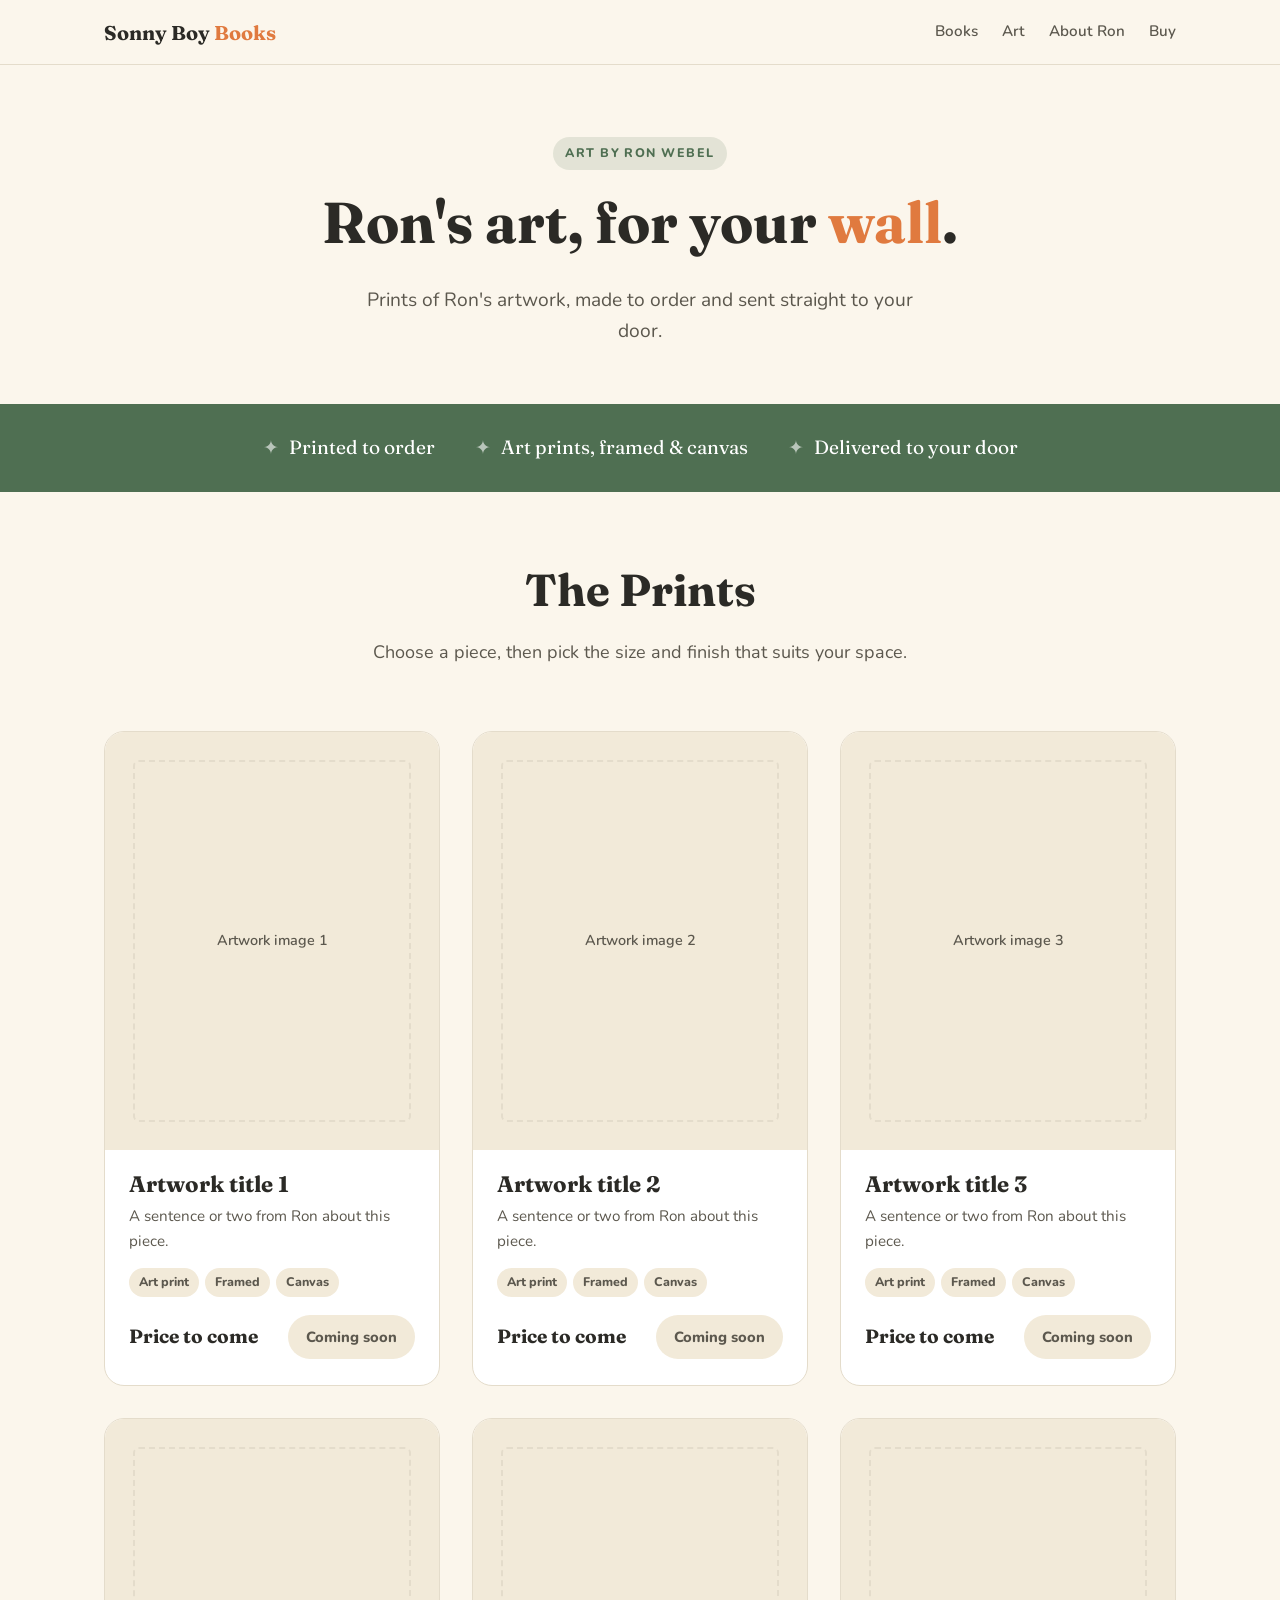
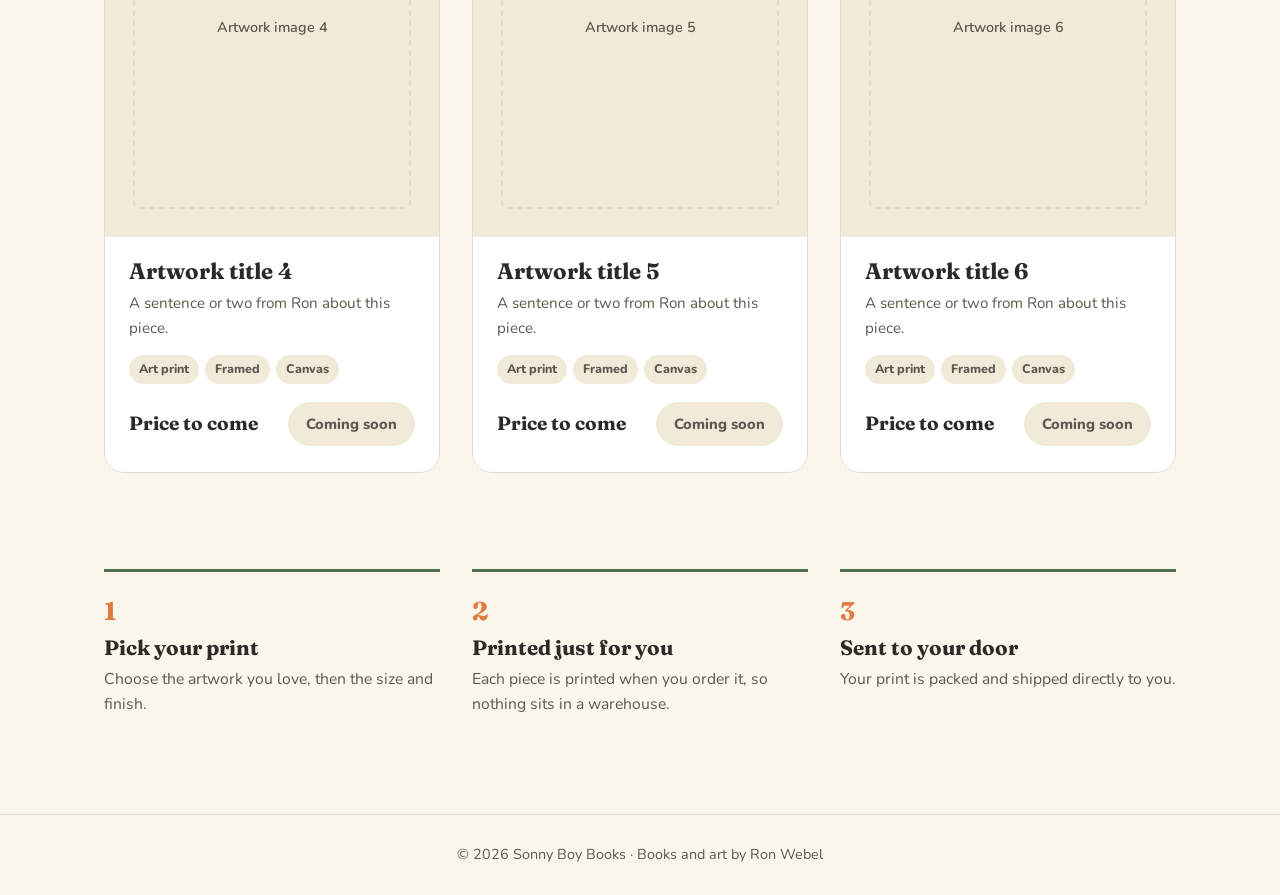
<file: art.html>
<!doctype html>
<html lang="en">
<head>
<meta charset="utf-8">
<meta name="viewport" content="width=device-width, initial-scale=1">
<title>Art by Ron Webel – Sonny Boy Books</title>
<meta name="description" content="Art prints by Ron Webel, author and illustrator at Sonny Boy Books. Printed to order.">
<link rel="preconnect" href="https://fonts.googleapis.com">
<link rel="preconnect" href="https://fonts.gstatic.com" crossorigin>
<link href="https://fonts.googleapis.com/css2?family=Fraunces:opsz,wght@9..144,500;9..144,700&family=Nunito:wght@400;600;800&display=swap" rel="stylesheet">
<link rel="stylesheet" href="styles.css">
</head>
<body>

<nav>
  <div class="wrap">
    <a class="brand" href="index.html">Sonny Boy <span>Books</span></a>
    <ul>
      <li><a href="index.html#books">Books</a></li>
      <li><a href="art.html" aria-current="page">Art</a></li>
      <li><a href="index.html#about">About<span class="nav-extra"> Ron</span></a></li>
      <li><a href="index.html#buy">Buy</a></li>
    </ul>
  </div>
</nav>

<header class="page-head">
  <div class="wrap">
    <span class="eyebrow">Art by Ron Webel</span>
    <h1>Ron's art, for your <em>wall</em>.</h1>
    <p>Prints of Ron's artwork, made to order and sent straight to your door.</p>
  </div>
</header>

<div class="themes">
  <div class="wrap">
    <ul>
      <li>Printed to order</li>
      <li>Art prints, framed &amp; canvas</li>
      <li>Delivered to your door</li>
    </ul>
  </div>
</div>

<section class="gallery" id="prints">
  <div class="wrap">
    <div class="section-head">
      <h2>The Prints</h2>
      <p>Choose a piece, then pick the size and finish that suits your space.</p>
    </div>

    <!--
      Shopify note: this grid maps to a collection of print-on-demand products.
      On conversion, the cards below become one loop over the "Art" collection,
      the format chips come from product options, the price from the product,
      and the button becomes add-to-cart / a link to the product page.
    -->
    <div class="prints">
      <!-- PLACEHOLDER: replace with a real artwork. Each card becomes one Shopify product. -->
      <article class="print">
        <div class="print-media">
          <div class="print-placeholder">Artwork image 1</div>
        </div>
        <div class="print-body">
          <h3>Artwork title 1</h3>
          <p>A sentence or two from Ron about this piece.</p>
          <ul class="formats">
            <li>Art print</li>
            <li>Framed</li>
            <li>Canvas</li>
          </ul>
          <div class="print-foot">
            <span class="price">Price to come</span>
            <a class="btn btn-primary btn-small" aria-disabled="true">Coming soon</a>
          </div>
        </div>
      </article>
      <!-- PLACEHOLDER: replace with a real artwork. Each card becomes one Shopify product. -->
      <article class="print">
        <div class="print-media">
          <div class="print-placeholder">Artwork image 2</div>
        </div>
        <div class="print-body">
          <h3>Artwork title 2</h3>
          <p>A sentence or two from Ron about this piece.</p>
          <ul class="formats">
            <li>Art print</li>
            <li>Framed</li>
            <li>Canvas</li>
          </ul>
          <div class="print-foot">
            <span class="price">Price to come</span>
            <a class="btn btn-primary btn-small" aria-disabled="true">Coming soon</a>
          </div>
        </div>
      </article>
      <!-- PLACEHOLDER: replace with a real artwork. Each card becomes one Shopify product. -->
      <article class="print">
        <div class="print-media">
          <div class="print-placeholder">Artwork image 3</div>
        </div>
        <div class="print-body">
          <h3>Artwork title 3</h3>
          <p>A sentence or two from Ron about this piece.</p>
          <ul class="formats">
            <li>Art print</li>
            <li>Framed</li>
            <li>Canvas</li>
          </ul>
          <div class="print-foot">
            <span class="price">Price to come</span>
            <a class="btn btn-primary btn-small" aria-disabled="true">Coming soon</a>
          </div>
        </div>
      </article>
      <!-- PLACEHOLDER: replace with a real artwork. Each card becomes one Shopify product. -->
      <article class="print">
        <div class="print-media">
          <div class="print-placeholder">Artwork image 4</div>
        </div>
        <div class="print-body">
          <h3>Artwork title 4</h3>
          <p>A sentence or two from Ron about this piece.</p>
          <ul class="formats">
            <li>Art print</li>
            <li>Framed</li>
            <li>Canvas</li>
          </ul>
          <div class="print-foot">
            <span class="price">Price to come</span>
            <a class="btn btn-primary btn-small" aria-disabled="true">Coming soon</a>
          </div>
        </div>
      </article>
      <!-- PLACEHOLDER: replace with a real artwork. Each card becomes one Shopify product. -->
      <article class="print">
        <div class="print-media">
          <div class="print-placeholder">Artwork image 5</div>
        </div>
        <div class="print-body">
          <h3>Artwork title 5</h3>
          <p>A sentence or two from Ron about this piece.</p>
          <ul class="formats">
            <li>Art print</li>
            <li>Framed</li>
            <li>Canvas</li>
          </ul>
          <div class="print-foot">
            <span class="price">Price to come</span>
            <a class="btn btn-primary btn-small" aria-disabled="true">Coming soon</a>
          </div>
        </div>
      </article>
      <!-- PLACEHOLDER: replace with a real artwork. Each card becomes one Shopify product. -->
      <article class="print">
        <div class="print-media">
          <div class="print-placeholder">Artwork image 6</div>
        </div>
        <div class="print-body">
          <h3>Artwork title 6</h3>
          <p>A sentence or two from Ron about this piece.</p>
          <ul class="formats">
            <li>Art print</li>
            <li>Framed</li>
            <li>Canvas</li>
          </ul>
          <div class="print-foot">
            <span class="price">Price to come</span>
            <a class="btn btn-primary btn-small" aria-disabled="true">Coming soon</a>
          </div>
        </div>
      </article>
    </div>
  </div>
</section>

<section class="how">
  <div class="wrap">
    <ol class="steps">
      <li>
        <h3>Pick your print</h3>
        <p>Choose the artwork you love, then the size and finish.</p>
      </li>
      <li>
        <h3>Printed just for you</h3>
        <p>Each piece is printed when you order it, so nothing sits in a warehouse.</p>
      </li>
      <li>
        <h3>Sent to your door</h3>
        <p>Your print is packed and shipped directly to you.</p>
      </li>
    </ol>
  </div>
</section>

<footer>
  <div class="wrap">© <span id="yr">2026</span> Sonny Boy Books · Books and art by Ron Webel</div>
</footer>

<script>document.getElementById('yr').textContent = new Date().getFullYear();</script>
</body>
</html>
</file>
<file: styles.css>
:root {
  --bg: #fbf6ec;
  --bg-alt: #f2ead9;
  --surface: #ffffff;
  --ink: #2b2a26;
  --ink-soft: #5c584e;
  --gum: #4f6f52;
  --gum-deep: #3a5340;
  --sun: #e07a3f;
  --sun-deep: #c4622a;
  --sky: #8fb8c9;
  --line: #e4dccb;
  --shadow: 0 18px 40px -18px rgba(60, 45, 20, .35);
}
@media (prefers-color-scheme: dark) {
  :root:not([data-theme="light"]) {
    --bg: #1c1d1a; --bg-alt: #232520; --surface: #2a2c27;
    --ink: #f1ece1; --ink-soft: #bdb7a8;
    --gum: #9cc0a0; --gum-deep: #b7d4ba;
    --sun: #f0995f; --sun-deep: #f6b183; --sky: #8fb8c9;
    --line: #3a3c35; --shadow: 0 18px 40px -18px rgba(0,0,0,.7);
  }
}
:root[data-theme="dark"] {
  --bg: #1c1d1a; --bg-alt: #232520; --surface: #2a2c27;
  --ink: #f1ece1; --ink-soft: #bdb7a8;
  --gum: #9cc0a0; --gum-deep: #b7d4ba;
  --sun: #f0995f; --sun-deep: #f6b183; --sky: #8fb8c9;
  --line: #3a3c35; --shadow: 0 18px 40px -18px rgba(0,0,0,.7);
}

* { box-sizing: border-box; }
html { scroll-behavior: smooth; }
body {
  margin: 0; background: var(--bg); color: var(--ink);
  font-family: "Nunito", system-ui, sans-serif; font-size: 18px; line-height: 1.65;
}
img { max-width: 100%; display: block; }
a { color: inherit; }
h1, h2, h3 { font-family: "Fraunces", Georgia, serif; line-height: 1.15; margin: 0 0 .5em; }
.wrap { max-width: 1120px; margin: 0 auto; padding: 0 24px; }

/* Nav */
nav { position: sticky; top: 0; z-index: 10; background: color-mix(in srgb, var(--bg) 88%, transparent);
      backdrop-filter: blur(8px); border-bottom: 1px solid var(--line); }
nav .wrap { display: flex; align-items: center; justify-content: space-between; height: 64px; gap: 16px; }
.brand { font-family: "Fraunces", serif; font-weight: 700; font-size: 1.25rem; text-decoration: none; }
.brand span { color: var(--sun); }
nav ul { list-style: none; display: flex; gap: 24px; margin: 0; padding: 0; font-weight: 600; font-size: .95rem; }
nav ul a { text-decoration: none; color: var(--ink-soft); }
nav ul a:hover { color: var(--gum); }

/* Hero */
.hero { padding: 72px 0 88px; overflow: hidden; }
.hero .wrap { display: grid; grid-template-columns: 1.05fr 1fr; gap: 48px; align-items: center; }
.eyebrow { display: inline-block; font-weight: 800; letter-spacing: .12em; text-transform: uppercase;
           font-size: .78rem; color: var(--gum); background: color-mix(in srgb, var(--gum) 14%, transparent);
           padding: 6px 12px; border-radius: 999px; margin-bottom: 20px; }
.hero h1 { font-size: clamp(2.4rem, 5vw, 3.8rem); }
.hero h1 em { font-style: normal; color: var(--sun); }
.hero p.lead { font-size: 1.2rem; color: var(--ink-soft); max-width: 34ch; }
.btns { display: flex; flex-wrap: wrap; gap: 12px; margin-top: 28px; }
.btn { display: inline-flex; align-items: center; gap: 8px; padding: 14px 24px; border-radius: 999px;
       font-weight: 800; text-decoration: none; transition: transform .15s, background .15s; }
.btn:hover { transform: translateY(-2px); }
.btn-primary { background: var(--sun); color: #fff; }
.btn-primary:hover { background: var(--sun-deep); }
.btn-ghost { border: 2px solid var(--line); color: var(--ink); }
.btn-ghost:hover { border-color: var(--gum); }

.stack { position: relative; height: 440px; }
.stack img { position: absolute; width: 46%; border-radius: 6px; box-shadow: var(--shadow); transition: transform .3s; }
.stack img:nth-child(1) { left: 2%;  top: 60px; transform: rotate(-8deg); }
.stack img:nth-child(2) { left: 50%; top: 70px; transform: rotate(7deg); }
.stack img:nth-child(3) { left: 27%; top: 0;    transform: rotate(-1deg); z-index: 2; }
.stack:hover img:nth-child(1) { transform: rotate(-11deg) translateX(-10px); }
.stack:hover img:nth-child(2) { transform: rotate(10deg) translateX(10px); }
.stack:hover img:nth-child(3) { transform: rotate(0) translateY(-8px); }

/* Themes strip */
.themes { background: var(--gum); color: #fff; padding: 28px 0; }
:root[data-theme="dark"] .themes { color: #1c1d1a; }
@media (prefers-color-scheme: dark) { :root:not([data-theme="light"]) .themes { color: #1c1d1a; } }
.themes ul { list-style: none; margin: 0; padding: 0; display: flex; flex-wrap: wrap; justify-content: center; gap: 12px 40px;
             font-family: "Fraunces", serif; font-size: 1.2rem; }
.themes li::before { content: "✦"; margin-right: 10px; opacity: .6; }

/* Books */
section.books { padding: 96px 0 40px; }
.section-head { text-align: center; max-width: 640px; margin: 0 auto 64px; }
.section-head h2 { font-size: clamp(2rem, 4vw, 2.8rem); }
.section-head p { color: var(--ink-soft); }

.book { display: grid; grid-template-columns: 340px 1fr; gap: 56px; align-items: center;
        padding: 48px; margin-bottom: 48px; background: var(--surface); border: 1px solid var(--line);
        border-radius: 24px; }
.book:nth-of-type(even) { grid-template-columns: 1fr 340px; }
.book:nth-of-type(even) .cover { order: 2; }
.cover img { border-radius: 6px; box-shadow: var(--shadow); width: 100%; }
.tag { display: inline-block; font-size: .78rem; font-weight: 800; text-transform: uppercase; letter-spacing: .1em;
       padding: 5px 12px; border-radius: 999px; margin-bottom: 14px; }
.tag.new { background: var(--sun); color: #fff; }
.tag.soft { background: var(--bg-alt); color: var(--ink-soft); }
.book h3 { font-size: clamp(1.8rem, 3vw, 2.4rem); }
.byline { color: var(--ink-soft); font-weight: 600; margin: -6px 0 18px; }
.book p { margin: 0 0 14px; }
.book blockquote { margin: 18px 0; padding: 14px 20px; border-left: 4px solid var(--sun);
                   background: var(--bg-alt); border-radius: 0 12px 12px 0; font-style: italic; }
.facts { display: flex; flex-wrap: wrap; gap: 8px 22px; margin: 22px 0 26px; padding: 0; list-style: none;
         font-size: .92rem; color: var(--ink-soft); }
.facts strong { color: var(--ink); }

/* About */
section.about { padding: 80px 0; background: var(--bg-alt); }
.about .wrap { display: grid; grid-template-columns: 1fr 1.4fr; gap: 56px; align-items: center; }
.about h2 { font-size: clamp(2rem, 4vw, 2.6rem); }
.tree { font-size: 9rem; line-height: 1; text-align: center; filter: saturate(.8); }
.quote-big { font-family: "Fraunces", serif; font-size: 1.5rem; line-height: 1.35; color: var(--gum-deep); margin-top: 18px; }

/* CTA */
section.cta { padding: 96px 0; text-align: center; }
.cta h2 { font-size: clamp(2rem, 4vw, 2.8rem); }
.cta p { color: var(--ink-soft); max-width: 52ch; margin: 0 auto 28px; }
.cta .btns { justify-content: center; }

footer { border-top: 1px solid var(--line); padding: 28px 0; color: var(--ink-soft); font-size: .9rem; text-align: center; }

@media (max-width: 900px) {
  .hero .wrap, .about .wrap { grid-template-columns: 1fr; }
  .stack { height: 360px; max-width: 420px; margin: 0 auto; width: 100%; }
  .book, .book:nth-of-type(even) { grid-template-columns: 1fr; padding: 28px; gap: 28px; }
  .book:nth-of-type(even) .cover { order: 0; }
  .cover { max-width: 280px; margin: 0 auto; }
  nav ul { gap: 14px; font-size: .85rem; }
  .brand { font-size: 1.1rem; }
  .brand, nav ul a { white-space: nowrap; }
  .tree { font-size: 6rem; }
}
@media (max-width: 480px) {
  .wrap { padding: 0 16px; }
  .nav-extra { display: none; }
  nav .wrap { gap: 10px; }
  nav ul { gap: 11px; font-size: .8rem; }
  .brand { font-size: 1rem; }
  .hero { padding: 48px 0 64px; }
  .stack { height: 280px; }
  .book { padding: 20px; }
}

/* Art page */
.page-head { padding: 72px 0 56px; text-align: center; }
.page-head h1 { font-size: clamp(2.4rem, 5vw, 3.6rem); }
.page-head h1 em { font-style: normal; color: var(--sun); }
.page-head p { color: var(--ink-soft); font-size: 1.2rem; max-width: 46ch; margin: 0 auto; }

section.gallery { padding: 72px 0 40px; }
.prints { display: grid; grid-template-columns: repeat(3, 1fr); gap: 32px; }
.print { background: var(--surface); border: 1px solid var(--line); border-radius: 20px; overflow: hidden;
         display: flex; flex-direction: column; }
.print-media { aspect-ratio: 4 / 5; background: var(--bg-alt); display: grid; place-items: center; padding: 28px; }
.print-media img { width: 100%; height: 100%; object-fit: contain; box-shadow: var(--shadow); }
.print-placeholder { width: 100%; height: 100%; display: grid; place-items: center; text-align: center;
                     border: 2px dashed var(--line); border-radius: 6px; color: var(--ink-soft);
                     font-weight: 600; font-size: .9rem; padding: 16px; }
.print-body { padding: 22px 24px 26px; display: flex; flex-direction: column; flex: 1; }
.print h3 { font-size: 1.4rem; margin-bottom: .3em; }
.print p { margin: 0 0 14px; color: var(--ink-soft); font-size: .95rem; }
.formats { list-style: none; display: flex; flex-wrap: wrap; gap: 6px; margin: 0 0 18px; padding: 0; }
.formats li { font-size: .78rem; font-weight: 800; padding: 4px 10px; border-radius: 999px;
              background: var(--bg-alt); color: var(--ink-soft); }
.print-foot { margin-top: auto; display: flex; align-items: center; justify-content: space-between; gap: 12px; }
.price { font-family: "Fraunces", serif; font-weight: 700; font-size: 1.2rem; }
.btn-small { padding: 10px 18px; font-size: .92rem; }
.btn[aria-disabled="true"] { background: var(--bg-alt); color: var(--ink-soft); cursor: default; }
.btn[aria-disabled="true"]:hover { transform: none; }

section.how { padding: 56px 0 96px; }
.steps { list-style: none; margin: 0; padding: 0; display: grid; grid-template-columns: repeat(3, 1fr); gap: 32px;
         counter-reset: step; }
.steps li { counter-increment: step; padding-top: 18px; border-top: 3px solid var(--gum); }
.steps li::before { content: counter(step); font-family: "Fraunces", serif; font-weight: 700; font-size: 1.6rem; color: var(--sun); }
.steps h3 { font-size: 1.3rem; margin: 4px 0 .3em; }
.steps p { margin: 0; color: var(--ink-soft); font-size: .98rem; }

@media (max-width: 900px) {
  .prints { grid-template-columns: repeat(2, 1fr); gap: 20px; }
  .steps { grid-template-columns: 1fr; gap: 24px; }
}
@media (max-width: 560px) {
  .prints { grid-template-columns: 1fr; }
  .page-head { padding: 48px 0 40px; }
}
</file>
